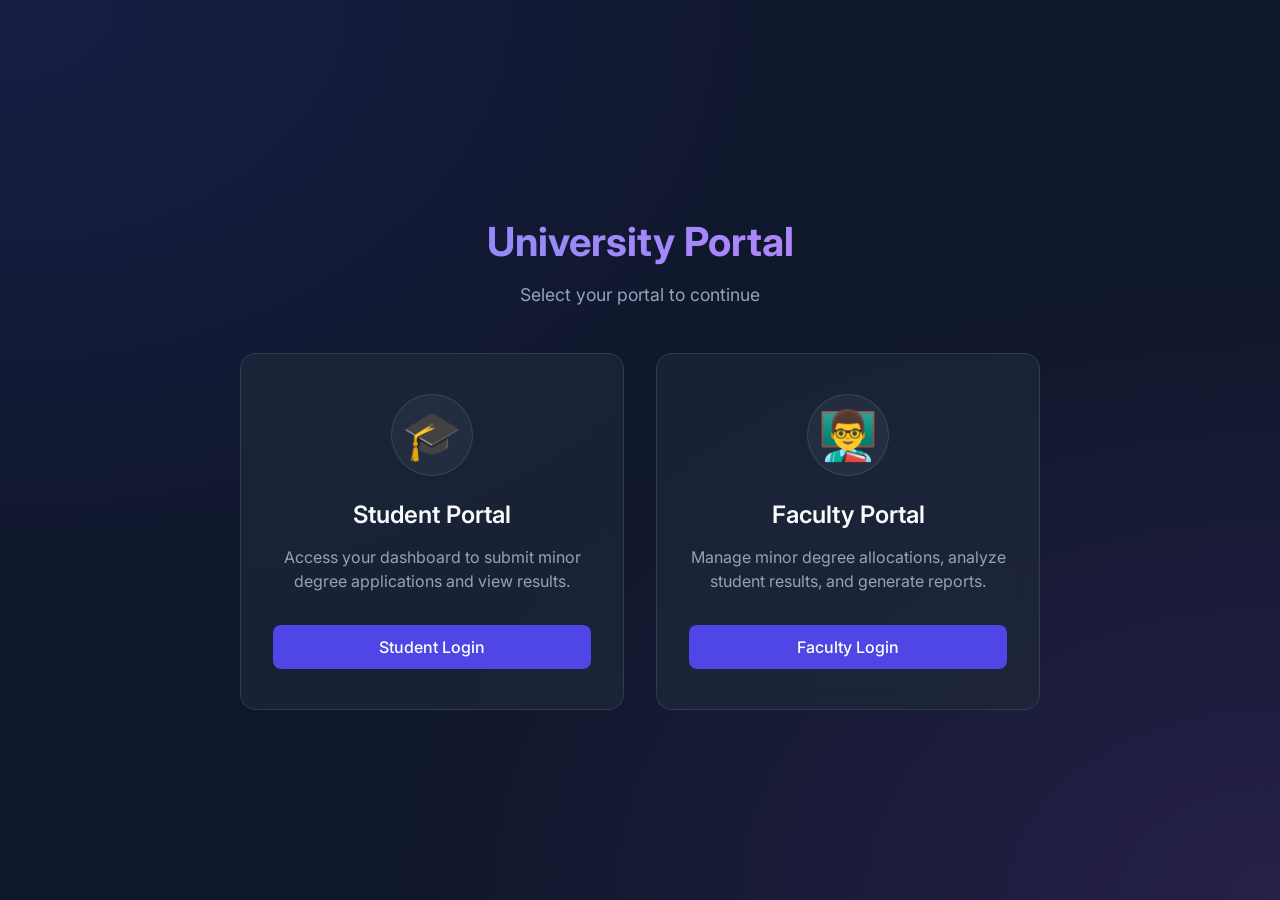
<file: templates/index.html>
<!DOCTYPE html>
<html lang="en">
<head>
    <meta charset="UTF-8">
    <meta name="viewport" content="width=device-width, initial-scale=1.0">
    <title>University Portal</title>
    <link href="https://fonts.googleapis.com/css2?family=Inter:wght@400;500;600;700&display=swap" rel="stylesheet">
    <style>
        :root {
            --primary: #4f46e5;
            --primary-hover: #4338ca;
            --bg-color: #0f172a;
            --text-light: #f8fafc;
            --text-muted: #94a3b8;
            --glass-bg: rgba(30, 41, 59, 0.7);
            --glass-border: rgba(255, 255, 255, 0.1);
        }

        body {
            font-family: 'Inter', sans-serif;
            margin: 0;
            padding: 0;
            min-height: 100vh;
            background-color: var(--bg-color);
            background-image: 
                radial-gradient(at 0% 0%, rgba(79, 70, 229, 0.15) 0px, transparent 50%),
                radial-gradient(at 100% 100%, rgba(168, 85, 247, 0.15) 0px, transparent 50%);
            color: var(--text-light);
            display: flex;
            align-items: center;
            justify-content: center;
        }

        .landing-container {
            width: 100%;
            max-width: 800px;
            padding: 2rem;
            text-align: center;
        }

        .landing-header {
            margin-bottom: 3rem;
        }

        .landing-header h1 {
            font-size: 2.5rem;
            font-weight: 700;
            margin-bottom: 0.5rem;
            background: linear-gradient(to right, #818cf8, #c084fc);
            -webkit-background-clip: text;
            -webkit-text-fill-color: transparent;
        }

        .landing-header p {
            color: var(--text-muted);
            font-size: 1.1rem;
        }

        .cards-grid {
            display: grid;
            grid-template-columns: repeat(auto-fit, minmax(300px, 1fr));
            gap: 2rem;
        }

        .portal-card {
            background: var(--glass-bg);
            border: 1px solid var(--glass-border);
            border-radius: 1rem;
            padding: 2.5rem 2rem;
            backdrop-filter: blur(12px);
            transition: transform 0.3s ease, box-shadow 0.3s ease;
            text-decoration: none;
            color: var(--text-light);
            display: flex;
            flex-direction: column;
            align-items: center;
        }

        .portal-card:hover {
            transform: translateY(-5px);
            box-shadow: 0 10px 25px -5px rgba(0, 0, 0, 0.5), 0 8px 10px -6px rgba(0, 0, 0, 0.1);
            border-color: rgba(255, 255, 255, 0.2);
        }

        .portal-icon {
            font-size: 3rem;
            margin-bottom: 1.5rem;
            background: rgba(255, 255, 255, 0.05);
            width: 80px;
            height: 80px;
            display: flex;
            align-items: center;
            justify-content: center;
            border-radius: 50%;
            border: 1px solid var(--glass-border);
        }

        .portal-card h2 {
            font-size: 1.5rem;
            margin: 0 0 1rem 0;
            font-weight: 600;
        }

        .portal-card p {
            color: var(--text-muted);
            margin: 0 0 2rem 0;
            line-height: 1.5;
            flex-grow: 1;
        }

        .btn {
            background-color: var(--primary);
            color: white;
            padding: 0.75rem 1.5rem;
            border-radius: 0.5rem;
            font-weight: 500;
            width: 100%;
            border: none;
            cursor: pointer;
            transition: background-color 0.2s;
            text-align: center;
            box-sizing: border-box;
        }

        .portal-card:hover .btn {
            background-color: var(--primary-hover);
        }

        @media (max-width: 640px) {
            .cards-grid {
                grid-template-columns: 1fr;
            }
        }
    </style>
</head>
<body>
    <div class="landing-container">
        <div class="landing-header">
            <h1>University Portal</h1>
            <p>Select your portal to continue</p>
        </div>

        <div class="cards-grid">
            <a href="/student_login" class="portal-card">
                <div class="portal-icon">🎓</div>
                <h2>Student Portal</h2>
                <p>Access your dashboard to submit minor degree applications and view results.</p>
                <div class="btn">Student Login</div>
            </a>

            <a href="/faculty_login" class="portal-card">
                <div class="portal-icon">👨‍🏫</div>
                <h2>Faculty Portal</h2>
                <p>Manage minor degree allocations, analyze student results, and generate reports.</p>
                <div class="btn">Faculty Login</div>
            </a>
        </div>
    </div>
</body>
</html>
</file>
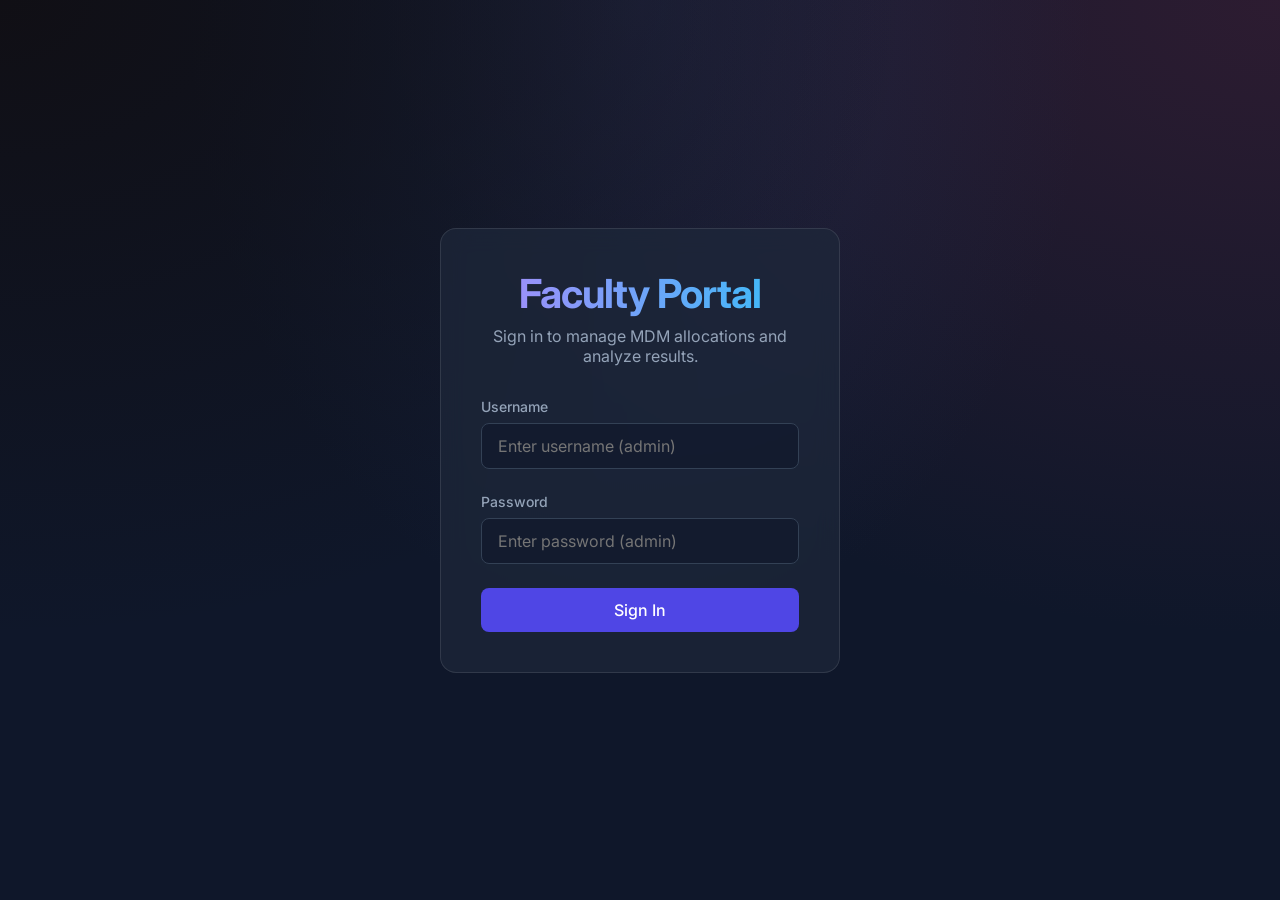
<file: templates/faculty_login.html>
<!DOCTYPE html>
<html lang="en">
<head>
    <meta charset="UTF-8">
    <meta name="viewport" content="width=device-width, initial-scale=1.0">
    <title>Faculty Portal Login</title>
    <link href="https://fonts.googleapis.com/css2?family=Inter:wght@400;500;600;700&display=swap" rel="stylesheet">
    <link rel="stylesheet" href="/static/faculty_css/style.css">
</head>
<body>
    <div class="login-container">
        <div class="login-card glass">
            <div class="login-header">
                <h1>Faculty Portal</h1>
                <p>Sign in to manage MDM allocations and analyze results.</p>
            </div>
            
            <form id="loginForm">
                <div class="form-group">
                    <label for="username" class="form-label">Username</label>
                    <input type="text" id="username" name="username" class="form-control" placeholder="Enter username (admin)" required>
                </div>
                
                <div class="form-group">
                    <label for="password" class="form-label">Password</label>
                    <input type="password" id="password" name="password" class="form-control" placeholder="Enter password (admin)" required>
                </div>
                
                <div id="loginError" class="text-center text-error hidden mb-4" style="color: var(--error); font-size: 0.875rem;">
                    Invalid credentials. Please try again.
                </div>
                
                <button type="submit" class="btn btn-primary" style="width: 100%;">
                    <span>Sign In</span>
                </button>
            </form>
        </div>
    </div>

    <script src="/static/faculty_js/app.js"></script>
</body>
</html>
</file>
<file: static/faculty_css/style.css>
:root {
  --primary: #4F46E5;
  --primary-hover: #4338CA;
  --secondary: #10B981;
  --background: #0f172a;
  --surface: #1e293b;
  --surface-hover: #334155;
  --text: #f8fafc;
  --text-muted: #94a3b8;
  --error: #ef4444;
  --border: #334155;
}

* {
  box-sizing: border-box;
  margin: 0;
  padding: 0;
  font-family: 'Inter', -apple-system, BlinkMacSystemFont, "Segoe UI", Roboto, Helvetica, Arial, sans-serif;
}

body {
  background: var(--background);
  color: var(--text);
  min-height: 100vh;
  display: flex;
  flex-direction: column;
  background-image: 
    radial-gradient(at 0% 0%, hsla(253,16%,7%,1) 0, transparent 50%), 
    radial-gradient(at 50% 0%, hsla(225,39%,30%,0.3) 0, transparent 50%), 
    radial-gradient(at 100% 0%, hsla(339,49%,30%,0.3) 0, transparent 50%);
}

.container {
  max-width: 1200px;
  margin: 0 auto;
  padding: 2rem;
  width: 100%;
}

/* Glassmorphism utility */
.glass {
  background: rgba(30, 41, 59, 0.7);
  backdrop-filter: blur(12px);
  -webkit-backdrop-filter: blur(12px);
  border: 1px solid rgba(255, 255, 255, 0.1);
  border-radius: 16px;
}

/* Typography */
h1, h2, h3 {
  font-weight: 700;
  letter-spacing: -0.025em;
}

h1 {
  font-size: 2.5rem;
  margin-bottom: 0.5rem;
  background: linear-gradient(to right, #a78bfa, #38bdf8);
  -webkit-background-clip: text;
  background-clip: text;
  -webkit-text-fill-color: transparent;
}

p {
  color: var(--text-muted);
}

/* Buttons */
.btn {
  display: inline-flex;
  align-items: center;
  justify-content: center;
  padding: 0.75rem 1.5rem;
  font-size: 1rem;
  font-weight: 500;
  border-radius: 8px;
  border: none;
  cursor: pointer;
  transition: all 0.2s ease;
  text-decoration: none;
}

.btn-primary {
  background: var(--primary);
  color: white;
}

.btn-primary:hover {
  background: var(--primary-hover);
  transform: translateY(-2px);
  box-shadow: 0 4px 12px rgba(79, 70, 229, 0.3);
}

.btn-outline {
  background: transparent;
  border: 1px solid var(--border);
  color: var(--text);
}

.btn-outline:hover {
  background: var(--surface-hover);
}

/* Forms */
.form-group {
  margin-bottom: 1.5rem;
}

.form-label {
  display: block;
  margin-bottom: 0.5rem;
  font-size: 0.875rem;
  font-weight: 500;
  color: var(--text-muted);
}

.form-control {
  width: 100%;
  padding: 0.75rem 1rem;
  background: rgba(15, 23, 42, 0.6);
  border: 1px solid var(--border);
  border-radius: 8px;
  color: var(--text);
  font-size: 1rem;
  transition: border-color 0.2s ease, box-shadow 0.2s ease;
}

.form-control:focus {
  outline: none;
  border-color: var(--primary);
  box-shadow: 0 0 0 3px rgba(79, 70, 229, 0.2);
}

/* Login Page specific */
.login-container {
  display: flex;
  align-items: center;
  justify-content: center;
  min-height: 100vh;
}

.login-card {
  width: 100%;
  max-width: 400px;
  padding: 2.5rem;
}

.login-header {
  text-align: center;
  margin-bottom: 2rem;
}

/* Dashboard specific */
.dashboard-grid {
  display: grid;
  grid-template-columns: repeat(auto-fit, minmax(300px, 1fr));
  gap: 2rem;
  margin-top: 3rem;
}

.dashboard-card {
  padding: 2.5rem;
  text-align: center;
  transition: transform 0.3s ease, box-shadow 0.3s ease;
  cursor: pointer;
  display: flex;
  flex-direction: column;
  align-items: center;
  justify-content: center;
  gap: 1rem;
  text-decoration: none;
  color: inherit;
}

.dashboard-card:hover {
  transform: translateY(-5px);
  box-shadow: 0 10px 25px rgba(0, 0, 0, 0.2);
  border-color: rgba(255, 255, 255, 0.2);
}

.dashboard-icon {
  font-size: 3rem;
  margin-bottom: 1rem;
}

/* Navbar */
.navbar {
  padding: 1rem 2rem;
  display: flex;
  justify-content: space-between;
  align-items: center;
  border-bottom: 1px solid var(--border);
}

.nav-brand {
  font-weight: 700;
  font-size: 1.25rem;
  color: var(--text);
  text-decoration: none;
}

/* Tables */
.table-container {
  overflow-x: auto;
  margin-top: 2rem;
}

table {
  width: 100%;
  border-collapse: collapse;
}

th, td {
  padding: 1rem;
  text-align: left;
  border-bottom: 1px solid var(--border);
}

th {
  font-weight: 600;
  color: var(--text-muted);
  background: rgba(30, 41, 59, 0.5);
  text-transform: uppercase;
  font-size: 0.75rem;
  letter-spacing: 0.05em;
}

tr:hover td {
  background: rgba(51, 65, 85, 0.3);
}

/* Utilities */
.text-center { text-align: center; }
.mt-4 { margin-top: 1rem; }
.mt-8 { margin-top: 2rem; }
.mb-4 { margin-bottom: 1rem; }

/* Status badges */
.badge {
  padding: 0.25rem 0.75rem;
  border-radius: 9999px;
  font-size: 0.75rem;
  font-weight: 600;
}

.badge-success {
  background: rgba(16, 185, 129, 0.2);
  color: #34d399;
}

.badge-error {
  background: rgba(239, 68, 68, 0.2);
  color: #f87171;
}

/* Loading */
.loader {
  border: 3px solid rgba(255,255,255,0.1);
  border-top: 3px solid var(--primary);
  border-radius: 50%;
  width: 24px;
  height: 24px;
  animation: spin 1s linear infinite;
  margin: 2rem auto;
}

@keyframes spin {
  0% { transform: rotate(0deg); }
  100% { transform: rotate(360deg); }
}

.hidden { display: none !important; }
</file>
